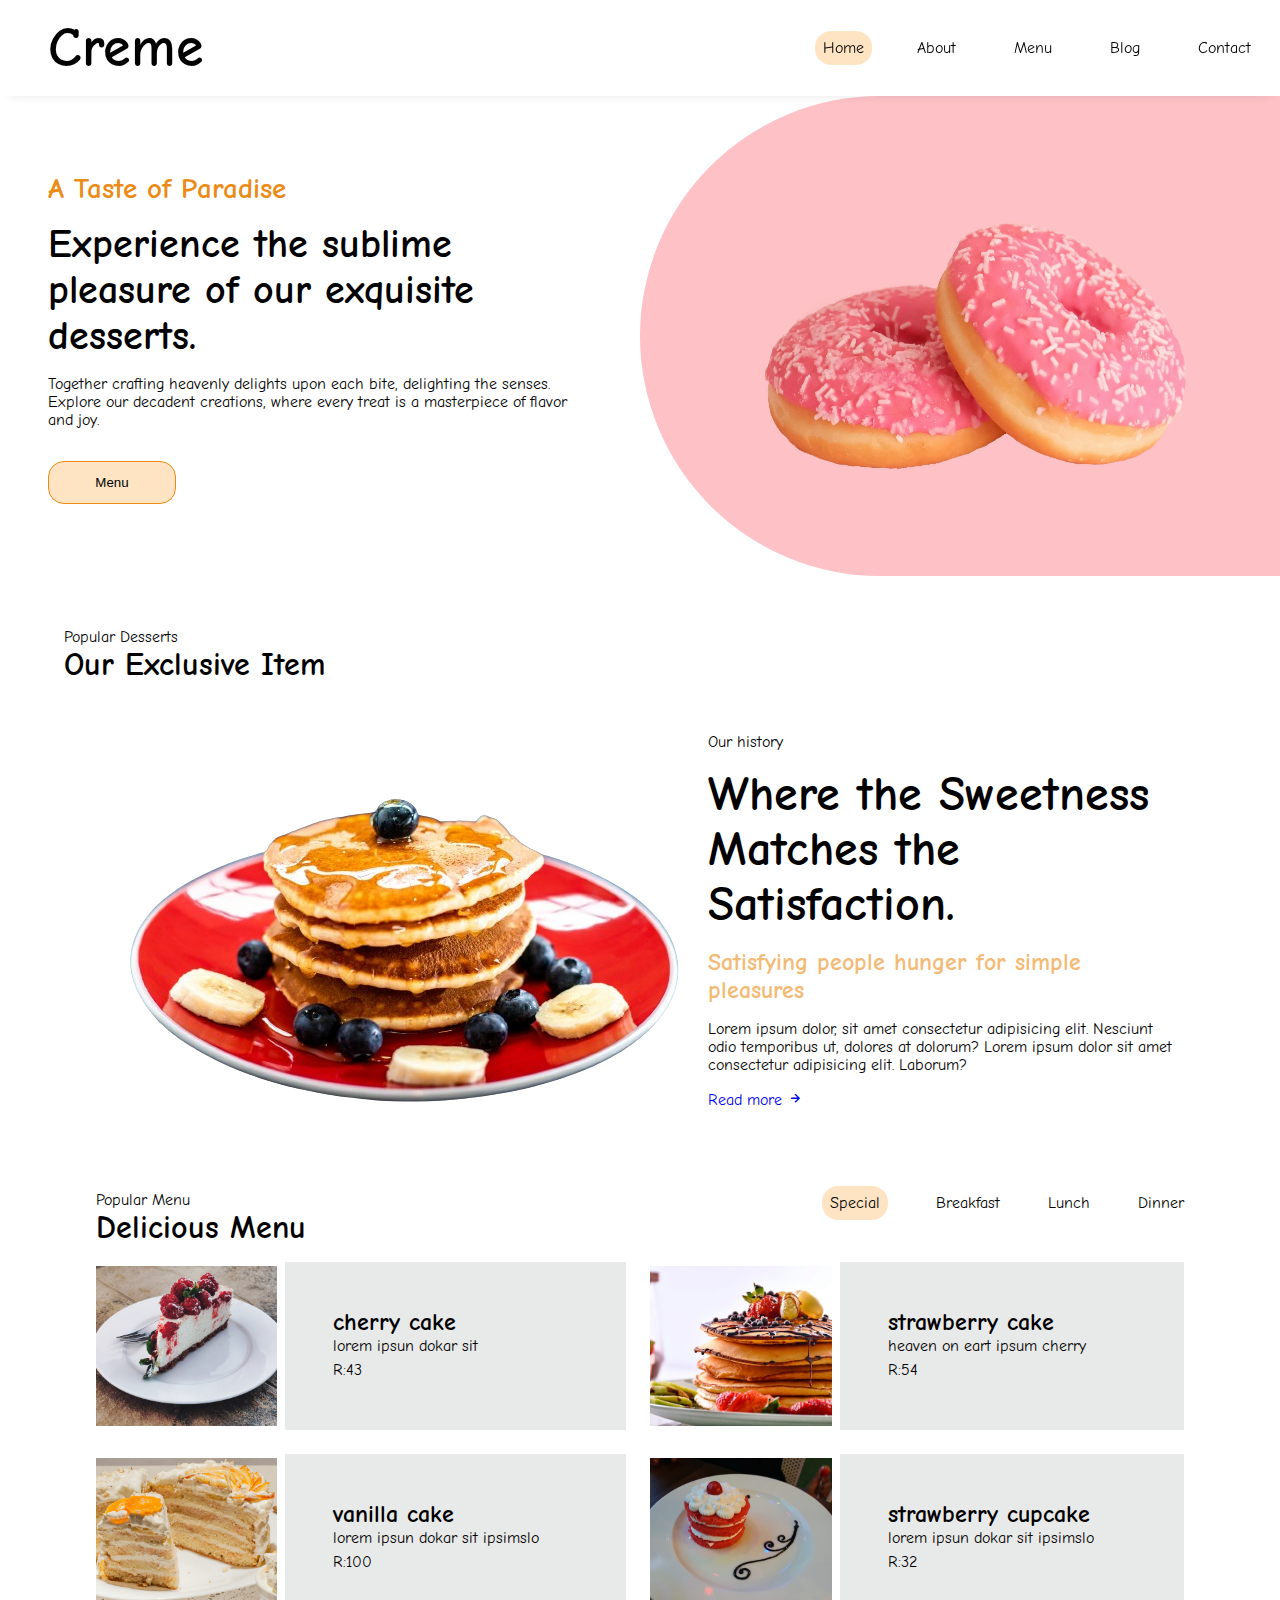
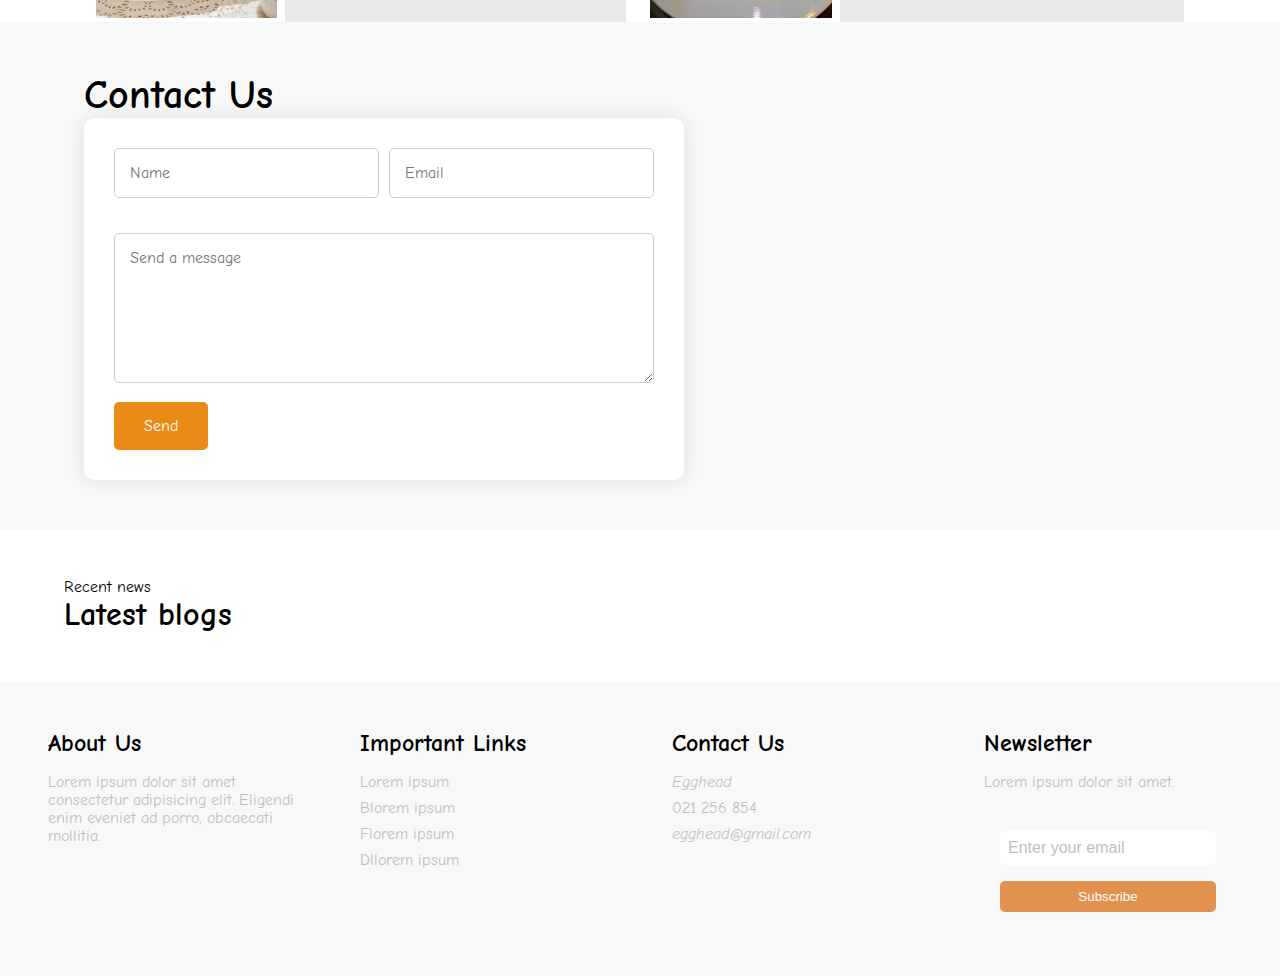
<file: index.html>
<!DOCTYPE html>
<html>
  <head>
    <meta charset="utf-8">
    <meta http-equiv="X-UA-Compatible" content="IE=edge">
    <title>Home</title>
    <meta name="description" content="">
    <meta name="viewport" content="width=device-width, initial-scale=1">
    <link rel="stylesheet" href="css/header.css">
    <link rel="stylesheet" href="css/styles.css">
    <link href='https://unpkg.com/boxicons@2.1.4/css/boxicons.min.css' rel='stylesheet'>
    <link href="https://fonts.googleapis.com/css2?family=Comic+Neue:wght@400;700&display=swap" rel="stylesheet">
  </head>
  <body>
    <!--header section-->
    <nav class="header">
      <label class="logo">Creme</label>
      <input type="checkbox" class="checkbox" id="check">
      <label for="check" class="checkbtn">
        <i class='bx bx-menu'></i>
      </label>
      <ul>
        <li><a href="#" class="active">Home</a></li>
        <li><a href="about.html">About</a></li>
        <li><a href="menu.html">Menu</a></li>
        <li><a href="../blog/blogHome.html">Blog</a></li>
        <li><a href="contact.html">Contact</a></li>
      </ul>
    </nav>
    <!--header section ends-->

    <!--hero-section-->
    <section class="hero-section">
      <div class="hero-text">
        <h2>A Taste of Paradise</h2>
        <h1>Experience the sublime pleasure of our exquisite desserts.</h1>
        <p>
          Together crafting heavenly delights upon each bite, delighting the senses. Explore our decadent creations, where every treat is a masterpiece of flavor and joy.
        </p>
        <button>Menu</button>
      </div>
      <div class="hero-image">
        <img src="images/hero-image.jpg" alt="Hero Image">
      </div>
    </section>
    <!--hero-section ends-->

    <!--popular dishes section-->
    <section class="popular-dishes">
      <div class="popular-heading">
        <p>Popular Desserts</p>
        <h2>Our Exclusive Item</h2>
      </div>
      <div class="popular-items-container js-popular-items-container"></div>
    </section>
    <!--popular dishes section ends-->

    <!--our history section-->
    <section class="our-history">
      <div class="history-image">
        <img src="images/ourHistory.png" alt="pancake">
      </div>
      <div class="history-text">
        <p>Our history</p>
        <h2>Where the Sweetness Matches the Satisfaction.</h2>
        <h3>Satisfying people hunger for simple pleasures</h3>
        <p>Lorem ipsum dolor, sit amet consectetur adipisicing elit. Nesciunt odio temporibus ut,
          dolores at dolorum? Lorem ipsum dolor sit amet consectetur adipisicing elit. Laborum?</p>
        <a href="#">Read more  <i class='bx bx-right-arrow-alt'></i></a>
      </div>
    </section>
    <!--our history section ends-->

    <!--menu section-->
    <section class="menu" id="menu-section">
      <div class="menu-row-one">
        <div class="popular-heading">
          <p>Popular Menu</p>
          <h2>Delicious Menu</h2>
        </div>
        <ul>
          <li><a class="active" onclick="showMenu('special')">Special</a></li>
          <li><a onclick="showMenu('breakfast')">Breakfast</a></li>
          <li><a onclick="showMenu('lunch')">Lunch</a></li>
          <li><a onclick="showMenu('dinner')">Dinner</a></li>
        </ul>
      </div>
      <!--menu appears here-->
      <div class="menu-items-container" id="menu-items-container"></div>
    </section>
    <!--menu section ends-->

    <!--contact section-->
    <div class="contact-section">
      <h2>Contact Us</h2>
      <form action="">
        <div class="input-group">
          <input type="text" name="name" placeholder="Name">
          <input type="email" name="email" placeholder="Email">
        </div>
        <textarea placeholder="Send a message"></textarea>
        <button type="submit">Send</button>
      </form>
    </div>
    <!--contact section ends-->

    <!--latest blog section-->
    <section class="latest-blog">
      <div class="popular-heading">
        <p>Recent news</p>
        <h2>Latest blogs</h2>
      </div>
      <div class="popular-items-container js-popular-items-container"></div>
    </section>
    <!--latest blog section ends-->

  

    <!--footer-->
    <footer>
      <div class="about-us">
        <h2>About Us</h2>
        <p>Lorem ipsum dolor sit amet consectetur adipisicing elit. Eligendi enim eveniet ad porro, obcaecati mollitia.</p>
      </div>
      <div class="important-links">
        <h2>Important Links</h2>
        <a href="#">Lorem ipsum</a>
        <a href="#">Blorem ipsum</a>
        <a href="#">Florem ipsum</a>
        <a href="#">Dllorem ipsum</a>
      </div>
      <div class="contact-us">
        <h2>Contact Us</h2>
        <address>Egghead</address>
        <p>021 256 854</p>
        <address>egghead@gmail.com</address>
      </div>
      <div class="newsletter">
        <h2>Newsletter</h2>
        <p>Lorem ipsum dolor sit amet.</p>
        <div class="newsletter-input">
          <input type="text" placeholder="Enter your email">
          <button type="submit">Subscribe</button>
        </div>
      </div>
    </footer>
    <!--footer ends-->

    <script src="data/data.js" async defer></script>
    <script src="javascript/main.js" async defer></script>
    <script>
      window.onload = function(){
        showMenu('special');
      };
    </script>
  </body>
</html>
</file>
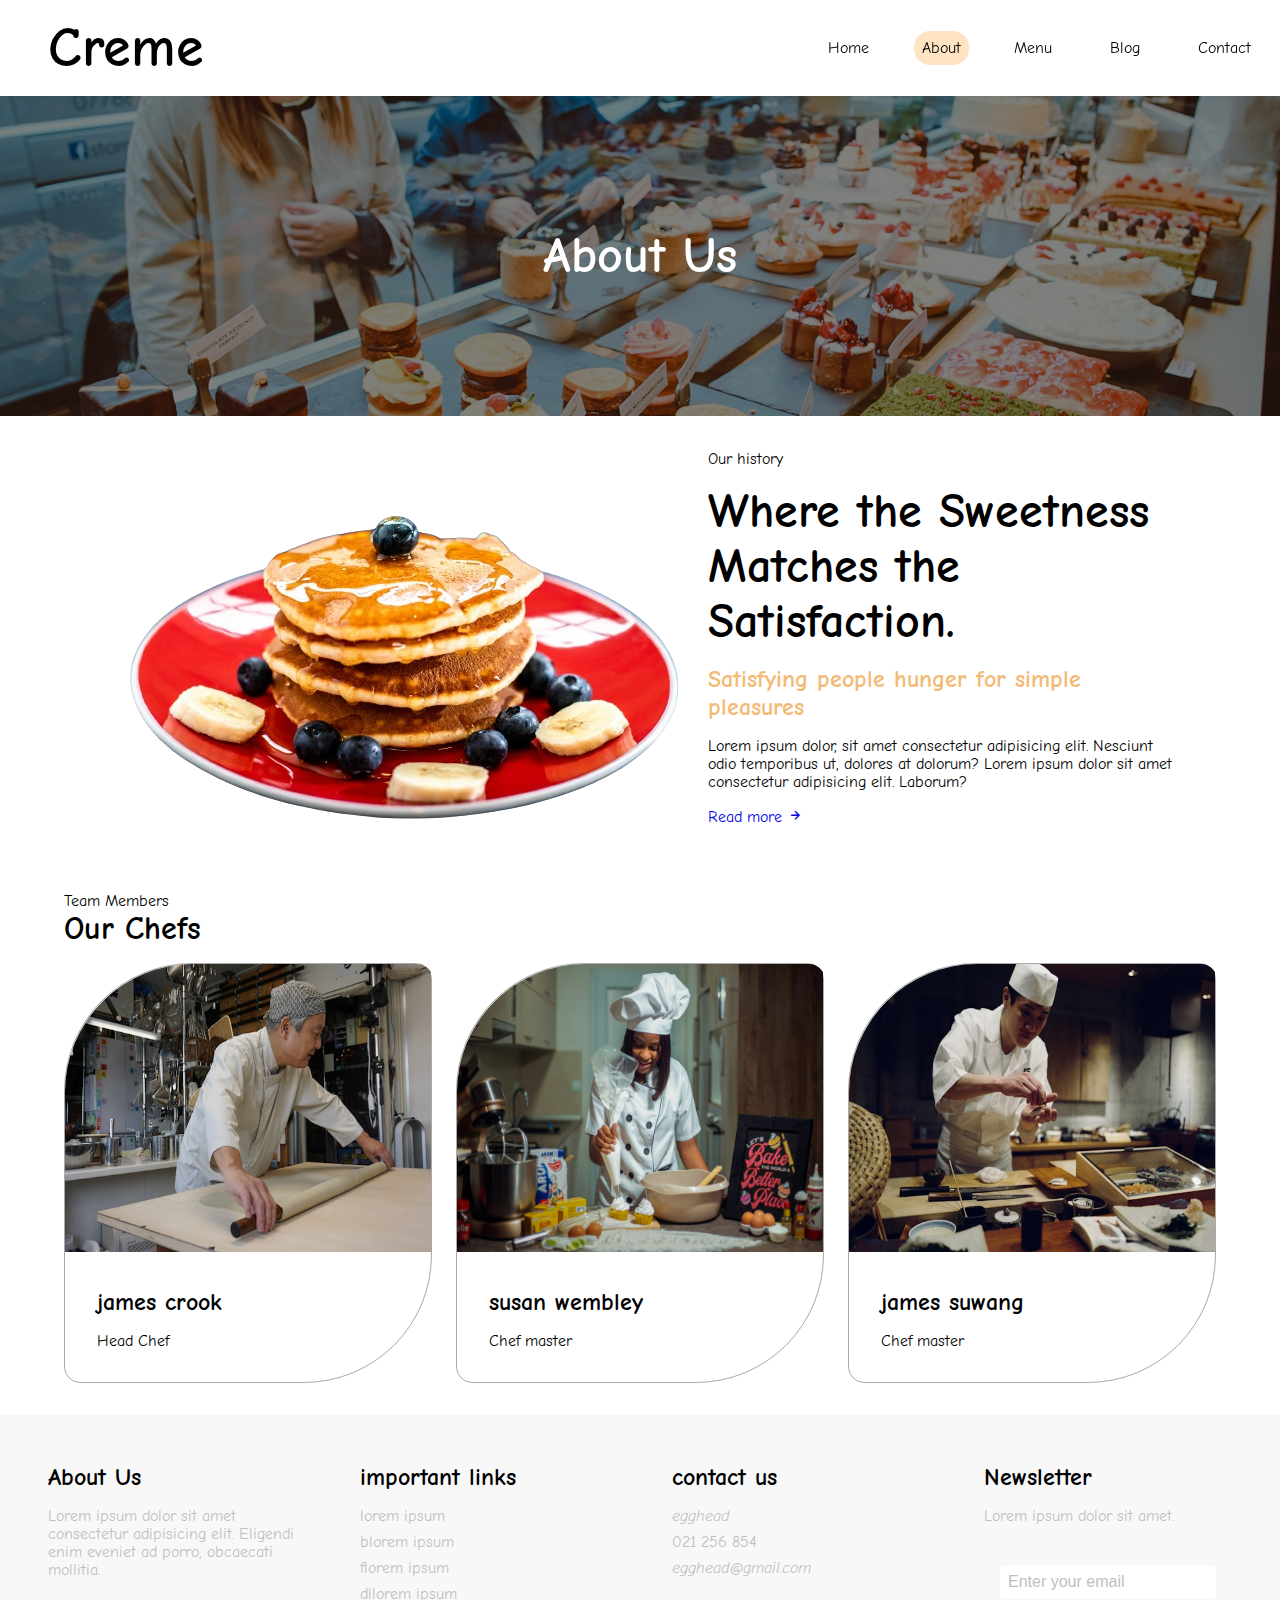
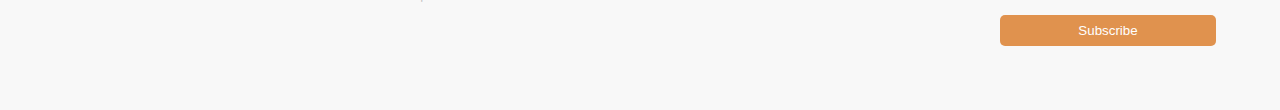
<file: about.html>
<!DOCTYPE html>

<html>
  <head>
    <meta charset="utf-8">
    <meta http-equiv="X-UA-Compatible" content="IE=edge">
    <title>About</title>
    <meta name="description" content="">
    <meta name="viewport" content="width=device-width, initial-scale=1">
    <link rel="stylesheet" href="css/header.css">

    <link rel="stylesheet" href="css/styles.css">
    <link href='https://unpkg.com/boxicons@2.1.4/css/boxicons.min.css' rel='stylesheet'>
    <link href="https://fonts.googleapis.com/css2?family=Comic+Neue:wght@400;700&display=swap" rel="stylesheet">


  </head>
  <body>
   
    <!--header section-->
     <nav class="header">
      <label class="logo">Creme</label>

      <input type="checkbox" class="checkbox" id="check">
      <label for="check" class="checkbtn">
        <i class='bx bx-menu'></i>
      </label>

      <ul>
          <li><a href="index.html" >Home</a></li>
          <li><a href="#" class="active">About</a></li>
          <li><a href="menu.html">Menu</a></li>
          <li><a href="../blog/blogHome.html">Blog</a></li>
          <li><a href="contact.html">Contact</a></li>

      </ul>
     </nav>

     <!--header section ends-->
     <section class="title-container" style="background-image: url('images/background1.jpg');">
       <div class="overlay">
        <h2>About Us</h2>
       </div>
     </section>

     <!--about hero section starts -->

     <!--our history section-->

     <section class="our-history">
      <div class="history-image">
          <img src="images/ourHistory.png" alt="pancake">
      </div>
      <div class="history-text">
          <p>Our history</p>
          <h2>Where the Sweetness Matches the Satisfaction.</h2>
          <h3>Satisfying people hunger for simple pleasures</h3>

          <p>Lorem ipsum dolor, sit amet consectetur adipisicing elit. Nesciunt odio temporibus ut,
             dolores at dolorum? Lorem ipsum dolor sit amet consectetur adipisicing elit. Laborum?</p>

          <a href="#">Read more  <i class='bx bx-right-arrow-alt'></i></a>

      </div>
    </section>
     <!--our history section ends-->

    <!--our chefs sections-->

    <section class="popular-dishes">
      <div class="popular-heading">
        <p>Team Members</p>
        <h2>Our Chefs</h2>
      </div>

      <div class="popular-items-container ">
     
        <div class="popular-items">
          <div class="popular-image">
            <img src="images/about-us1.jpg" alt="head chef">
          </div>
          <div class="item-info">
            <h2 class="title">james crook</h2>
            <h2 class="description">Head Chef</h2>
          </div>
        </div>

        <div class="popular-items">
          <div class="popular-image">
            <img src="images/chef2.jpg" alt="susan chef">
          </div>
          <div class="item-info">
            <h2 class="title">susan wembley</h2>
            <h2 class="description">Chef master</h2>
          </div>
        </div>

        <div class="popular-items">
          <div class="popular-image">
            <img src="images/chef5.jpg" alt="susan chef">
          </div>
          <div class="item-info">
            <h2 class="title">james suwang</h2>
            <h2 class="description">Chef master</h2>
          </div>
        </div>
      </div>
     
    </section>
    

    <!--our chefs sectons ends-->



    <footer>

      <div class="about-us">
        <h2>About Us</h2>
        <p>Lorem ipsum dolor sit amet consectetur adipisicing elit. Eligendi enim eveniet ad porro, obcaecati mollitia.</p>
      </div>

      <div class="important-links">
        <h2>important links</h2>

        <a href="#">lorem ipsum</a>
        <a href="#">blorem ipsum</a>
        <a href="#">florem ipsum</a>
        <a href="#">dllorem ipsum</a>
      </div>


      <div class="contact-us">
        <h2>contact us</h2>

        <address>egghead</address>
        <p>021 256 854</p>
        <address>egghead@gmail.com</address>

      </div>
      <div class="newsletter">
        <h2>Newsletter</h2>
        <p>Lorem ipsum dolor sit amet.</p>
        <div class="newsletter-input">
          <input type="text" placeholder="Enter your email">
          <button type="submit">Subscribe</button>
        </div>
      </div>

    </footer>

    <script src="data/data.js" async defer></script>

    <script src="../javascript/main.js" async defer></script>
    </body>
    </html>
</file>
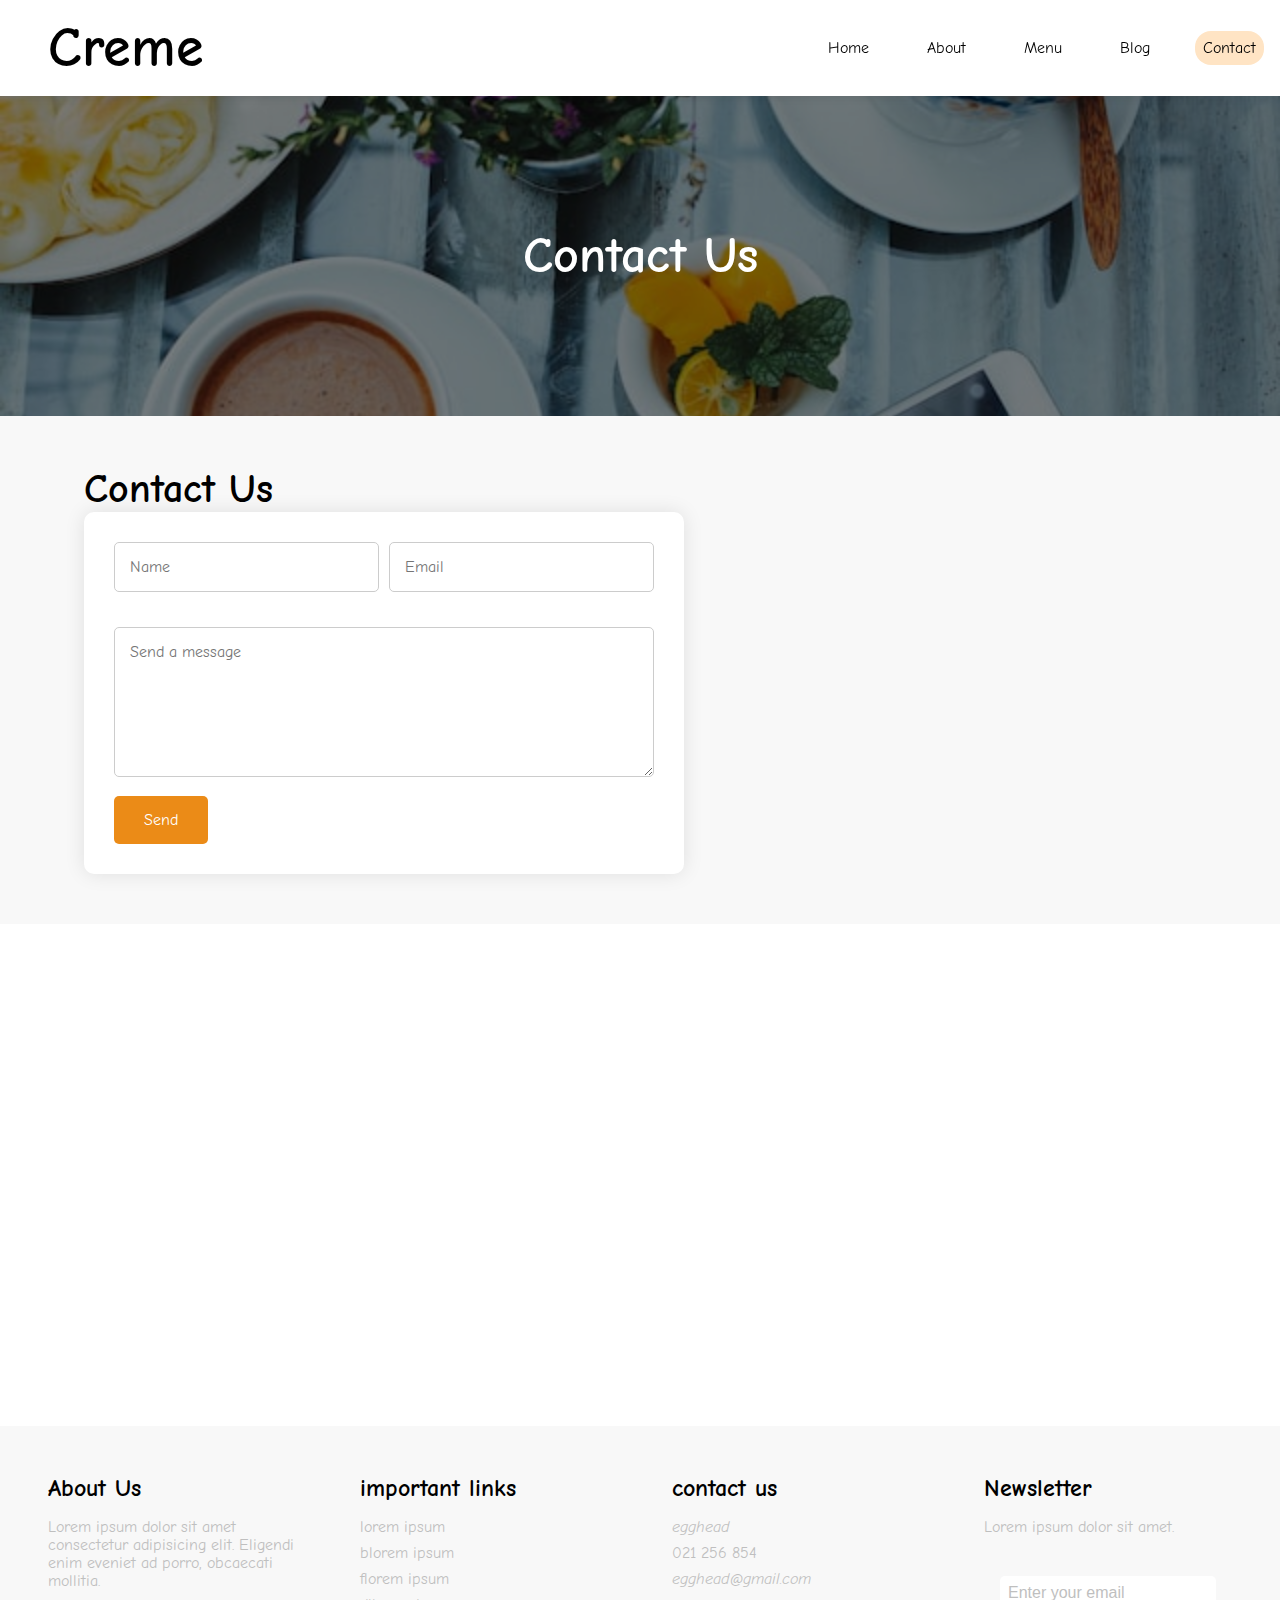
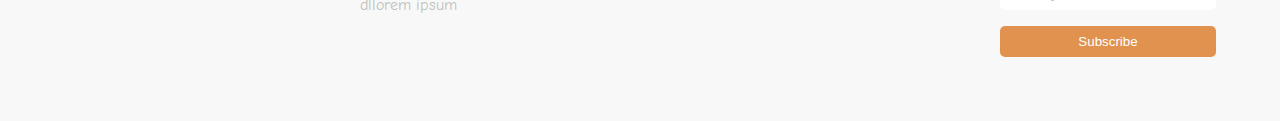
<file: contact.html>
<!DOCTYPE html>

<html>
  <head>
    <meta charset="utf-8">
    <meta http-equiv="X-UA-Compatible" content="IE=edge">
    <title>About</title>
    <meta name="description" content="">
    <meta name="viewport" content="width=device-width, initial-scale=1">
    <link rel="stylesheet" href="css/header.css">

    <link rel="stylesheet" href="css/styles.css">
    <link href='https://unpkg.com/boxicons@2.1.4/css/boxicons.min.css' rel='stylesheet'>
    <link href="https://fonts.googleapis.com/css2?family=Comic+Neue:wght@400;700&display=swap" rel="stylesheet">


  </head>
  <body>
   
    <!--header section-->
     <nav class="header">
      <label class="logo">Creme</label>

      <input type="checkbox" class="checkbox" id="check">
      <label for="check" class="checkbtn">
        <i class='bx bx-menu'></i>
      </label>

      <ul>
          <li><a href="index.html" >Home</a></li>
          <li><a href="#">About</a></li>
          <li><a href="menu.html">Menu</a></li>
          <li><a href="../blog/blogHome.html">Blog</a></li>
          <li><a href="#" class="active">Contact</a></li>

      </ul>
     </nav>

     <!--header section ends-->
     <section class="title-container" style="background-image: url('images/background4.jpg');">
       <div class="overlay">
        <h2>Contact Us</h2>
       </div>
     </section>

      <!--contact section-->
    <div class="contact-section">
      <h2>Contact Us</h2>
      <form action="">
        <div class="input-group">
          <input type="text" name="name" placeholder="Name">
          <input type="email" name="email" placeholder="Email">
        </div>
        <textarea placeholder="Send a message"></textarea>
        <button type="submit">Send</button>
      </form>


   


    </div>
    <!--contact section ends-->

    <div class="map-container">
      <iframe src="https://www.google.com/maps/embed?pb=!1m18!1m12!1m3!1d3153.510398965553!2d-122.4194154846816!3d37.7749292797597!2m3!1f0!2f0!3f0!3m2!1i1024!2i768!4f13.1!3m3!1m2!1s0x8085809c5b6e65e3%3A0x2a0f65ef1c39e2c0!2sSan+Francisco%2C+CA%2C+USA!5e0!3m2!1sen!2s!4v1622659819179!5m2!1sen!2s" width="600" height="450" style="border:0;" allowfullscreen="" loading="lazy"></iframe>
    </div>




     <footer>

      <div class="about-us">
        <h2>About Us</h2>
        <p>Lorem ipsum dolor sit amet consectetur adipisicing elit. Eligendi enim eveniet ad porro, obcaecati mollitia.</p>
      </div>

      <div class="important-links">
        <h2>important links</h2>

        <a href="#">lorem ipsum</a>
        <a href="#">blorem ipsum</a>
        <a href="#">florem ipsum</a>
        <a href="#">dllorem ipsum</a>
      </div>


      <div class="contact-us">
        <h2>contact us</h2>

        <address>egghead</address>
        <p>021 256 854</p>
        <address>egghead@gmail.com</address>

      </div>
      <div class="newsletter">
        <h2>Newsletter</h2>
        <p>Lorem ipsum dolor sit amet.</p>
        <div class="newsletter-input">
          <input type="text" placeholder="Enter your email">
          <button type="submit">Subscribe</button>
        </div>
      </div>

    </footer>

    <script src="data/data.js" async defer></script>

    <script src="../javascript/main.js" async defer></script>
    </body>
    </html>
</file>
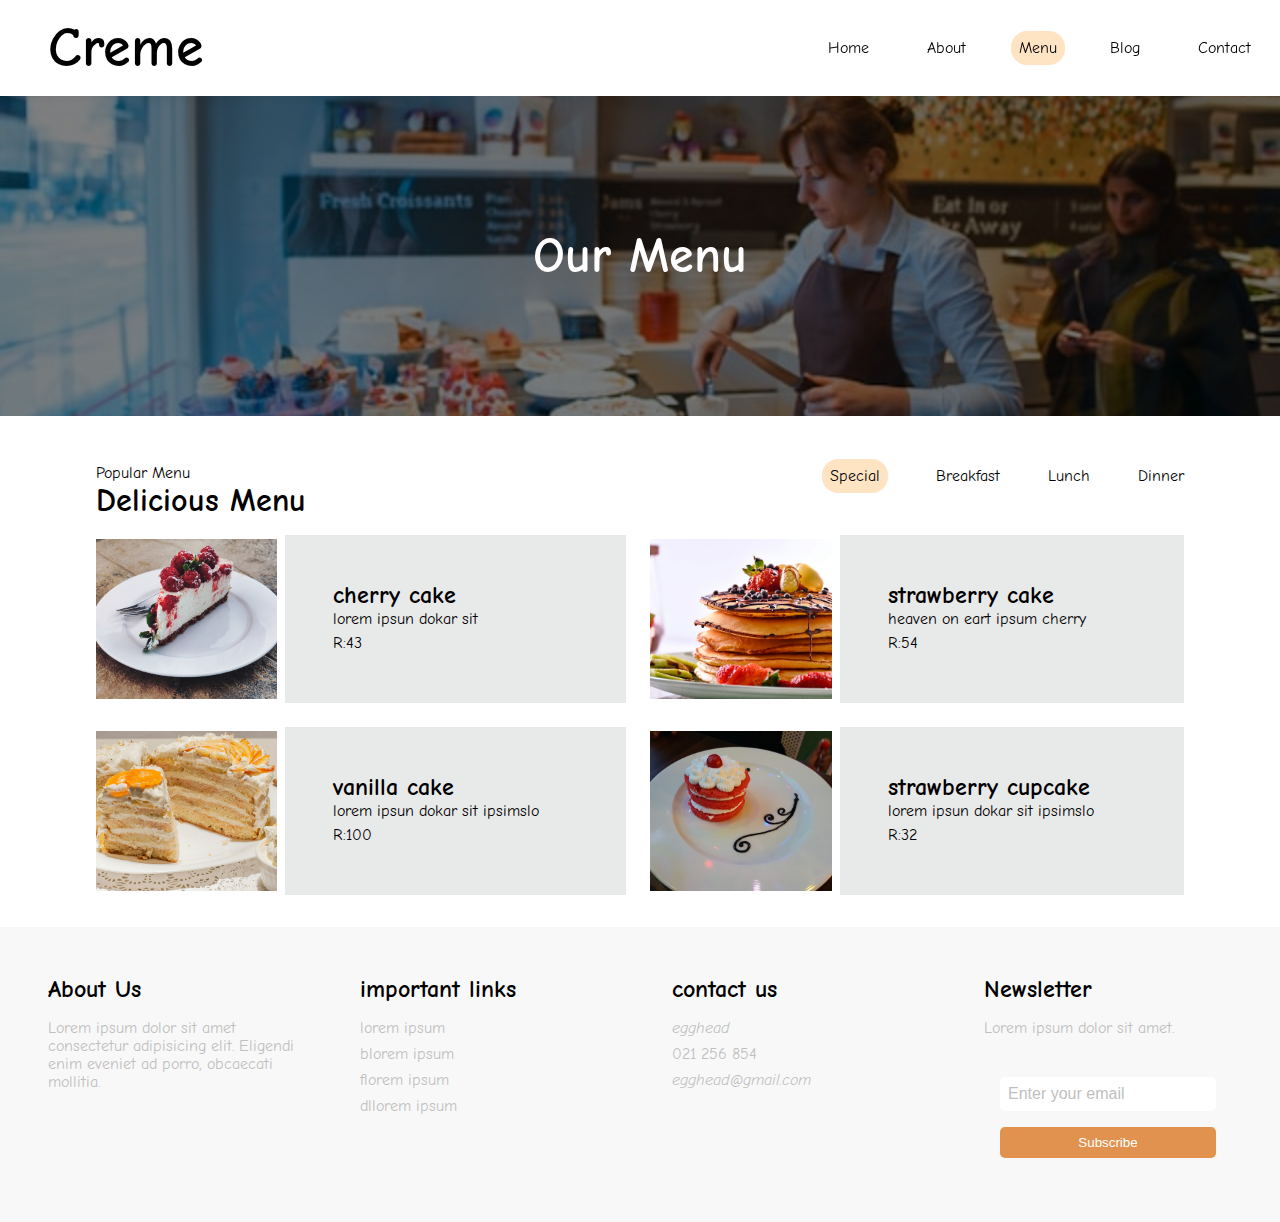
<file: menu.html>
<!DOCTYPE html>

<html>
  <head>
    <meta charset="utf-8">
    <meta http-equiv="X-UA-Compatible" content="IE=edge">
    <title>Menu</title>
    <meta name="description" content="">
    <meta name="viewport" content="width=device-width, initial-scale=1">
    <link rel="stylesheet" href="css/header.css">

    <link rel="stylesheet" href="css/styles.css">
    <link href='https://unpkg.com/boxicons@2.1.4/css/boxicons.min.css' rel='stylesheet'>
    <link href="https://fonts.googleapis.com/css2?family=Comic+Neue:wght@400;700&display=swap" rel="stylesheet">


  </head>
  <body>
   
    <!--header section-->
     <nav class="header">
      <label class="logo">Creme</label>

      <input type="checkbox" class="checkbox" id="check">
      <label for="check" class="checkbtn">
        <i class='bx bx-menu'></i>
      </label>

      <ul>
          <li><a href="index.html" >Home</a></li>
          <li><a href="about.html">About</a></li>
          <li><a href="#" class="active">Menu</a></li>
          <li><a href="../blog/blogHome.html">Blog</a></li>
          <li><a href="#">Contact</a></li>

      </ul>
     </nav>

     <!--header section ends-->
     <section class="title-container" style="background-image: url('images/background2.jpg');">
       <div class="overlay">
        <h2>Our Menu</h2>
       </div>
     </section>

     <section class="menu" id="menu-section">
      <div class="menu-row-one">
        <div class="popular-heading">
          <p>Popular Menu</p>
          <h2>Delicious Menu</h2>
        </div>
       
        <ul>
   
          <li><a  class="active" onclick="showMenu('special')">Special</a></li>
      
          <li><a  onclick="showMenu('breakfast')">Breakfast</a></li>
          <li><a  onclick="showMenu('lunch')">Lunch</a></li>
          <li><a  onclick="showMenu('dinner')">Dinner</a></li>
        </ul>
      </div>
    
      <!--menu appears here-->
      <div class="menu-items-container" id="menu-items-container">
      </div>
    </section>


     

    <footer>

      <div class="about-us">
        <h2>About Us</h2>
        <p>Lorem ipsum dolor sit amet consectetur adipisicing elit. Eligendi enim eveniet ad porro, obcaecati mollitia.</p>
      </div>

      <div class="important-links">
        <h2>important links</h2>

        <a href="#">lorem ipsum</a>
        <a href="#">blorem ipsum</a>
        <a href="#">florem ipsum</a>
        <a href="#">dllorem ipsum</a>
      </div>


      <div class="contact-us">
        <h2>contact us</h2>

        <address>egghead</address>
        <p>021 256 854</p>
        <address>egghead@gmail.com</address>

      </div>
      <div class="newsletter">
        <h2>Newsletter</h2>
        <p>Lorem ipsum dolor sit amet.</p>
        <div class="newsletter-input">
          <input type="text" placeholder="Enter your email">
          <button type="submit">Subscribe</button>
        </div>
      </div>

    </footer>

    <script src="data/data.js" async defer></script>

    <script src="../javascript/main.js" async defer></script>
  
    <script>
      window.onload = function(){
        showMenu('special');
      };
    </script>
  
  </body>
    </html>
</file>
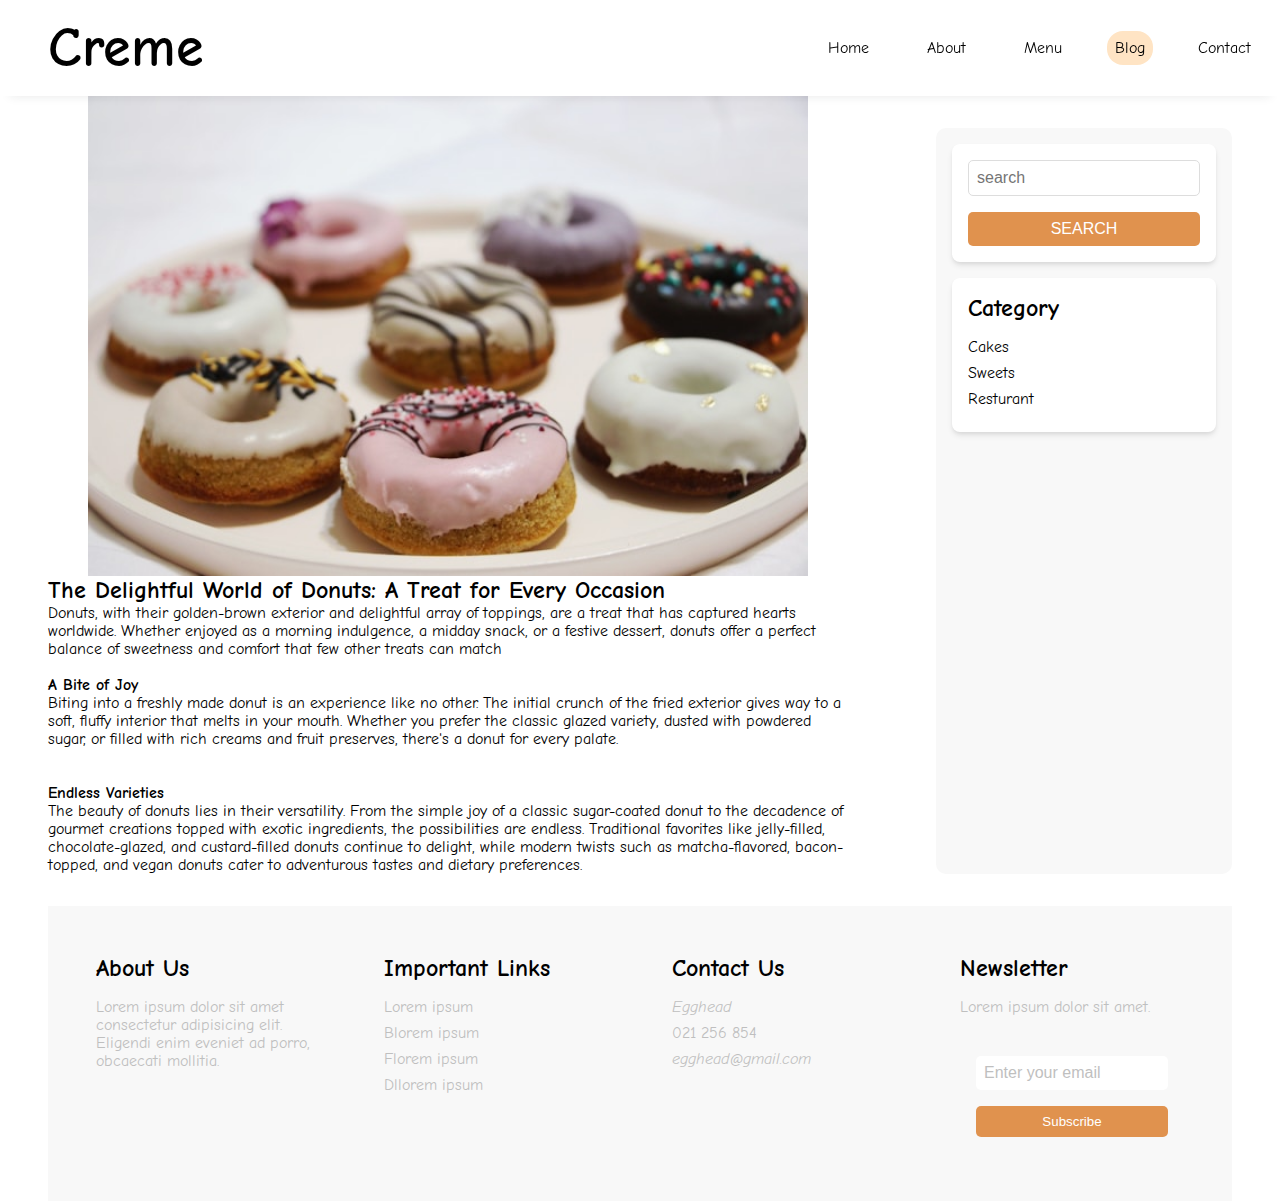
<file: blog/article1.html>
<!DOCTYPE html>
<html lang="en">
<head>
  <meta charset="UTF-8">
  <meta http-equiv="X-UA-Compatible" content="IE=edge">
  <meta name="viewport" content="width=device-width, initial-scale=1.0">
  <title>Donuts</title>
  <meta name="description" content="Description of your blog article">
  <link rel="stylesheet" href="../css/header.css">
  <link rel="stylesheet" href="../css/blogstyles.css">
  <link rel="stylesheet" href="../css/styles.css">

  <link href='https://unpkg.com/boxicons@2.1.4/css/boxicons.min.css' rel='stylesheet'>
  <link href="https://fonts.googleapis.com/css2?family=Comic+Neue:wght@400;700&display=swap" rel="stylesheet">
</head>
<body>
  
  <!-- header section -->
  <nav class="header">
    <label class="logo">Creme</label>
    <input type="checkbox" class="checkbox" id="check">
    <label for="check" class="checkbtn">
      <i class='bx bx-menu'></i>
    </label>
    <ul>
      <li><a href="../index.html">Home</a></li>
      <li><a href="../about.html">About</a></li>
      <li><a href="../menu.html">Menu</a></li>
      <li><a href="#" class="active">Blog</a></li>
      <li><a href="../contact.html">Contact</a></li>
    </ul>
  </nav>
  <!-- header section ends -->

  <!-- blog section -->
  <section class="blog-section"> 
    <div class="article-container">
      <div class="article-image">
        <img src="../images/popularitem1.jpg" alt="Article Image">
      </div>
      <div class="article-info">
        <h2 class="article-title">The Delightful World of Donuts: A Treat for Every Occasion</h2>
        <p class="article-paragraph">
          
          Donuts, with their golden-brown exterior and delightful array of toppings, 
          are a treat that has captured hearts worldwide. Whether enjoyed as a morning indulgence,
         a midday snack, or a festive dessert,
           donuts offer a perfect balance of sweetness and comfort that few other treats can match
          <br>
          <br>
          <b> A Bite of Joy</b>
          <br>
          
          Biting into a freshly made donut is an experience like no other.
          The initial crunch of the fried exterior gives way to a soft, fluffy interior that melts in your mouth.
          Whether you prefer the classic glazed variety, dusted with powdered sugar,
           or filled with rich creams and fruit preserves, there's a donut for every palate.
          <br>
          <br>
          
          <br>
          <b>Endless Varieties</b>
          <br>
          The beauty of donuts lies in their versatility.
           From the simple joy of a classic sugar-coated donut to the decadence of gourmet creations
            topped with exotic ingredients, the possibilities are endless. Traditional favorites like jelly-filled, 
            chocolate-glazed, and custard-filled donuts continue to delight, while modern twists such as matcha-flavored,
           bacon-topped, and vegan donuts cater to adventurous tastes and dietary preferences.
        </p>
      </div>
    </div>

    <div class="sidebar-container">
      <div class="search-box">
        <input type="text" placeholder="search">
        <button type="submit">SEARCH</button>
      </div>

      <div class="categories">
        <h2>Category</h2>
        <p>Cakes</p>
        <p>Sweets</p>
        <p>Resturant</p>
      </div>
    </div>
  </section>
  <!-- blog section ends -->

  <!--footer-->
  <footer>
    <div class="about-us">
      <h2>About Us</h2>
      <p>Lorem ipsum dolor sit amet consectetur adipisicing elit. Eligendi enim eveniet ad porro, obcaecati mollitia.</p>
    </div>
    <div class="important-links">
      <h2>Important Links</h2>
      <a href="#">Lorem ipsum</a>
      <a href="#">Blorem ipsum</a>
      <a href="#">Florem ipsum</a>
      <a href="#">Dllorem ipsum</a>
    </div>
    <div class="contact-us">
      <h2>Contact Us</h2>
      <address>Egghead</address>
      <p>021 256 854</p>
      <address>egghead@gmail.com</address>
    </div>
    <div class="newsletter">
      <h2>Newsletter</h2>
      <p>Lorem ipsum dolor sit amet.</p>
      <div class="newsletter-input">
        <input type="text" placeholder="Enter your email">
        <button type="submit">Subscribe</button>
      </div>
    </div>
  </footer>
  <!--footer ends-->
  <script src="" async defer></script>
</body>
</html>
</file>
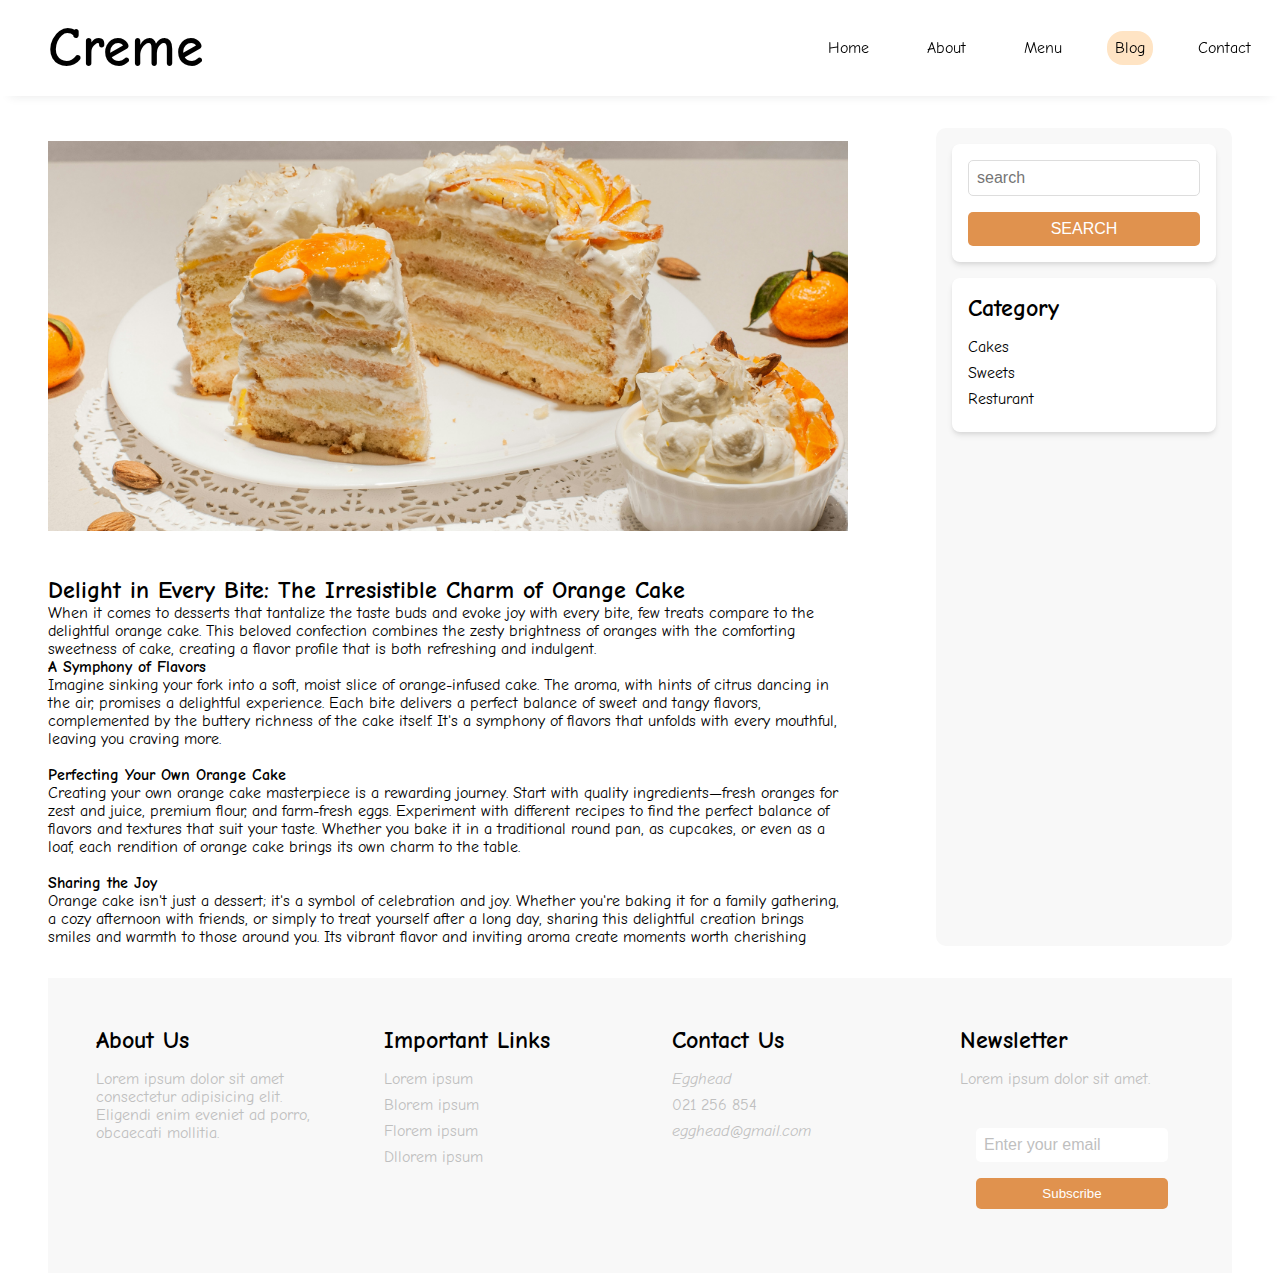
<file: blog/orangeCake.html>
<!DOCTYPE html>
<html lang="en">
<head>
  <meta charset="UTF-8">
  <meta http-equiv="X-UA-Compatible" content="IE=edge">
  <meta name="viewport" content="width=device-width, initial-scale=1.0">
  <title>Orange Cake</title>
  <meta name="description" content="Description of your blog article">
  <link rel="stylesheet" href="../css/header.css">
  <link rel="stylesheet" href="../css/styles.css">
  <link rel="stylesheet" href="../css/blogstyles.css">
  <link href='https://unpkg.com/boxicons@2.1.4/css/boxicons.min.css' rel='stylesheet'>
  <link href="https://fonts.googleapis.com/css2?family=Comic+Neue:wght@400;700&display=swap" rel="stylesheet">
</head>
<body>
  
  <!-- header section -->
  <nav class="header">
    <label class="logo">Creme</label>
    <input type="checkbox" class="checkbox" id="check">
    <label for="check" class="checkbtn">
      <i class='bx bx-menu'></i>
    </label>
    <ul>
      <li><a href="../index.html">Home</a></li>
      <li><a href="../about.html">About</a></li>
      <li><a href="../menu.html">Menu</a></li>
      <li><a href="../blog/blogHome.html" class="active">Blog</a></li>
      <li><a href="../contact.html">Contact</a></li>
    </ul>
  </nav>
  <!-- header section ends -->

  <!-- blog section -->
  <section class="blog-section"> 
    <div class="article-container">
      <div class="article-image">
        <img src="../images/speicalfood3.jpg" alt="Article Image">
      </div>
      <div class="article-info">
        <h2 class="article-title">Delight in Every Bite: The Irresistible Charm of Orange Cake</h2>
        <p class="article-paragraph">
          When it comes to desserts that tantalize the taste buds and evoke joy with every bite,
           few treats compare to the delightful orange cake. This beloved confection combines
            the zesty brightness of oranges with the comforting sweetness of cake,
             creating a flavor profile that is both refreshing and indulgent.
          <br>
          <b> A Symphony of Flavors</b>
          <br>
          Imagine sinking your fork into a soft, moist slice of orange-infused cake.
           The aroma, with hints of citrus dancing in the air, promises a delightful experience.
            Each bite delivers a perfect balance of sweet and tangy flavors, complemented by the buttery richness of the cake itself. 
          It's a symphony of flavors that unfolds with every mouthful, leaving you craving more.          
          <br>
          <br>
          <b>Perfecting Your Own Orange Cake</b>
          <br>
          Creating your own orange cake masterpiece is a rewarding journey. 
          Start with quality ingredients—fresh oranges for zest and juice, premium flour,
          and farm-fresh eggs. Experiment with different recipes to find the perfect balance of flavors
          and textures that suit your taste. Whether you bake it in a traditional round pan,
          as cupcakes, or even as a loaf, each rendition of orange cake brings its own charm to the table.
          <br>
          <br>
          <b>Sharing the Joy</b>
          <br>
          Orange cake isn't just a dessert; it's a symbol of celebration and joy. 
          Whether you're baking it for a family gathering, a cozy afternoon with friends,
          or simply to treat yourself after a long day, sharing this delightful creation brings
          smiles and warmth to those around you. Its vibrant flavor and inviting aroma create moments 
          worth cherishing
        </p>
      </div>
    </div>

    <div class="sidebar-container">
      <div class="search-box">
        <input type="text" placeholder="search">
        <button type="submit">SEARCH</button>
      </div>

      <div class="categories">
        <h2>Category</h2>
        <p>Cakes</p>
        <p>Sweets</p>
        <p>Resturant</p>
      </div>
    </div>
  </section>
  <!-- blog section ends -->


  <!--footer-->
  <footer>
    <div class="about-us">
      <h2>About Us</h2>
      <p>Lorem ipsum dolor sit amet consectetur adipisicing elit. Eligendi enim eveniet ad porro, obcaecati mollitia.</p>
    </div>
    <div class="important-links">
      <h2>Important Links</h2>
      <a href="#">Lorem ipsum</a>
      <a href="#">Blorem ipsum</a>
      <a href="#">Florem ipsum</a>
      <a href="#">Dllorem ipsum</a>
    </div>
    <div class="contact-us">
      <h2>Contact Us</h2>
      <address>Egghead</address>
      <p>021 256 854</p>
      <address>egghead@gmail.com</address>
    </div>
    <div class="newsletter">
      <h2>Newsletter</h2>
      <p>Lorem ipsum dolor sit amet.</p>
      <div class="newsletter-input">
        <input type="text" placeholder="Enter your email">
        <button type="submit">Subscribe</button>
      </div>
    </div>
  </footer>
  <!--footer ends-->

  <script src="" async defer></script>
</body>
</html>
</file>
<file: css/header.css>
nav {
  background-color: rgb(255, 255, 255);
  height: 6rem;
  width: 100%;
  display: flex;
  align-items: center; 
  justify-content: space-between; 
  position: fixed;
  top: 0;
  left: 0;
  right: 0;
  z-index: 1000;
  box-shadow: rgba(33, 35, 38, 0.1) 0px 10px 10px -10px;
}

label.logo {
  font-size: 3.5rem;
  line-height: 80px;
  padding: 0 3rem;
  font-weight: bold;
}

nav ul {
  display: flex;
  list-style: none;
  
}

nav ul li {
  margin: 0 1rem;
}

nav ul li a {
  font-size: 1rem;
  padding: 7px 13px;
  color: black;
}

a.active, a:hover {
  background: bisque;
  transition: .5s;
  padding: 0.5rem;
  border-radius: 1rem;
}

.checkbtn {
  font-size: 30px;
  color: rgb(255, 153, 0);
  line-height: 80px;
  margin-right: 40px;
  display: none;
}

#check {
  display: none;
}

@media (max-width: 952px) {
  label.logo {
    font-size: 30px;
    padding-left: 50px;
  }

  nav ul li a {
    font-size: 16px;
  }
}

@media (max-width: 858px) {
  .checkbtn {
    display: block;
  }

  nav ul {
    position: fixed;
    width: 100%;
    height: 100vh;
    background-color: beige;
    top: 80px;
    left: -100%;
    text-align: center;
    transition: all .5s;
    display: flex;
    flex-direction: column;
    align-items: center;
    justify-content: center;
  }

  nav ul li {
    display: block;
    margin: 50px 0;
    line-height: 30px;
  }

  nav ul li a {
    font-size: 20px;
  }

  a:hover, a.active {
    background: none;
    color: brown;
  }

  #check:checked ~ ul {
    left: 0; 
  }
}
</file>
<file: css/styles.css>
* {
  padding: 0;
  margin: 0;
  text-decoration: none;
  list-style: none;
  box-sizing: border-box;
}
ul{
  cursor: pointer;
}

body {
  font-family:'Comic Neue', sans-serif  ;

}


/*hero section*/
.hero-section{
  display: flex;
  align-items: center;
  margin-top: 6rem; 
}
.hero-image img{
  width: 40rem;
  height: 30rem;
  border-top-left-radius: 15rem;
  border-bottom-left-radius: 15rem;
  animation: imgFloat 7s ease-in-out infinite;


}

@keyframes imgFloat {
  50%{
      transform: translateY(10px);
      border-radius: 45% 55% 45% 55%;
  }
}

.hero-section .hero-text{
  margin: 0 3rem;
  display: flex;
  flex-direction: column;
  gap: 1rem;
}

.hero-section .hero-text h1{
  font-size: 2.5rem;
}
.hero-section .hero-text h2{
  font-size: 1.8rem;
  color:  rgb(235, 139, 23) ;
}

.hero-section .hero-text button{
  width: 8rem;
  padding: 0.8rem;
  margin-top: 1rem;
  background-color: bisque;
  border: 0.5px solid rgb(235, 139, 23);
  border-radius: 1rem;

}

.hero-section .hero-text button:hover{
  background-color: white;
}

@media (max-width: 952px) {
  .hero-image{
    display: none;
  }
  .hero-section {
    background-color: bisque;
    width: 100%;
    height: 100%;
  }
  .hero-section .hero-text h1,  .hero-section .hero-text p,  .hero-section .hero-text h2{
    text-align: center;
  }
 
  .hero-section .hero-text button{
    align-self: center;
    margin-bottom: 1rem;
  }


}

/*popular dishes*/
.popular-dishes,.latest-blog{
  margin: 0 4rem;
}

.popular-heading{
  margin-top: 3rem;
  margin-bottom: 1rem;

}

.popular-heading h2{
  font-size: 2rem;
  font-weight: bold;
}


.popular-items-container{
  display: flex;
  justify-content: space-between;
  align-items: center;
  
}

.popular-items{
  border: 1px solid #A9A9A9  ;
  border-radius: 1rem;
  width: 23rem;
  border-bottom-right-radius: 8rem;
  border-top-left-radius: 8rem;
}

.popular-items:hover{
  box-shadow: rgba(99, 99, 99, 0.2) 0px 2px 8px 0px;
}
.popular-image{
  object-fit: contain;
  overflow: hidden;
}
.popular-image img{
  width: 23rem;
  height: 18rem;
  border-top-left-radius: 8rem;
  border-top-right-radius: 1rem;
}

.popular-items .item-info,.chefs-info{
  margin-left: 2rem;
  margin-top: 2rem;
  margin-bottom: 2rem;

}

.popular-items .item-info .description{
  font-size: 1rem;
  font-weight: normal;
}


.popular-items .item-info h2{
  margin-bottom: 1rem;
}


@media(max-width: 900px) {
  .popular-items-container {
    display: flex;
    flex-wrap: wrap;
    gap: 1rem;
  }

  .popular-items-container .popular-items {
    width: calc(50% - 1rem); /* Adjust width to fit two items in a row */
    margin-bottom: 1rem;
  }

  @media (max-width: 600px) {
    .popular-items-container {
      display: flex;
      flex-direction: column;
      justify-content: center;
      align-items: center;
      gap: 1rem;
      align-items: center;
    }
  
    .popular-items-container .popular-items {
      width: 100%; 
      margin-bottom: 1rem;
    }
  }

}







/*popular dishes end*/



/*our history*/


.our-history{
  display: flex;
  margin: 1rem 6rem;
}

.our-history .history-text{
  display: flex;
  flex-direction: column ;
  justify-content: center;
  gap: 1rem;
}

.our-history .history-text h2{
  font-size: 3rem;
}

.our-history .history-text h3{
  font-size: 1.5rem;
  color: rgb(243, 186, 117);
}


@media (max-width: 800px) {
  .our-history{
display: flex;
flex-direction: column;
justify-content: center;
align-items: center;
margin: 1rem 2rem;
}
}


@media (max-width: 450px) {
.our-history{
display: flex;
flex-direction: column;
justify-content: center;
align-items: center;
margin: 1rem 2rem;
}
.history-image{
 object-fit: cover;
}

.history-image img{
 width: 20rem;
 height: 15rem;
}

.our-history .history-text h2{
 font-size: 1.5rem;
}

.our-history .history-text h3{
 font-size: 1.5rem;
 color: rgb(243, 186, 117);
}

}

/*menu-section*/

.menu{
  margin: 0 6rem;
}

.menu-row-one{
  display: flex;
  align-items: center;
  justify-content: space-between;
}

.menu-row-one ul{
  display: flex;
  align-items: center;
  justify-content: center;
}

.menu-row-one ul li{
  margin-left: 3rem;
}

.menu-items-container{
  display: grid;
  grid-template-columns: 1fr 1fr;
  gap: 1.5rem;
}

.menu-items{
  display: flex;
  gap: 0.5rem;
  align-items: center;
}

.menu-image{
  width: 20rem;
  height: 10rem;
}

.menu-image img{
  object-fit: cover;
  width: 100%;
  height: 100%;
}

.menu-info{
  background-color: rgba(33, 35, 38, 0.1);
  width: 100%;
  padding: 3rem;
  line-height: 1.5rem;
}

/*media queries*/
@media (max-width: 900px) {
  .menu-items-container{
    display: grid;
    grid-template-columns: 1fr;

  }
}
@media (max-width: 600px) {
  .menu-row-one{
    flex-direction: column;
    
  }
  .menu{
    margin: 0 1rem;
  }

  .menu-row-one .popular-heading p{
    text-align: center;
  }
  .menu-row-one ul{
    margin-right: 4rem;
  }
  .menu-items-container{

    display: flex;
    flex-direction: column;
    gap: 0.5rem;
  }

  .menu-items{
    display: flex;
    flex-direction: column;
    background-color: rgba(33, 35, 38, 0.1);
    margin-top: 1rem;
    border-radius: 1rem;
  }

  .menu-image{
    width: 13rem;
    height: 10rem;
    border-radius: 50%;
    background-color: rgba(33, 35, 38, 0.1);
    margin-top: 0.5rem;
  }
  
  .menu-image img{
    object-fit: contain;
    width: 100%;
    height: 100%;
    border-radius: 50%;

  }

  .menu-info{
    text-align: center;
    background-color: rgba(33, 35, 38, 0.1);

  }
}



.contact-section {
  background-color: #f8f8f8;
  padding: 50px 20px;
  text-align: left;
}

.contact-section h2 {
  font-family: 'Comic Neue', cursive;
  font-size: 2.5em;
  margin-bottom: 20px;
  margin: 0 4rem;

  color: rgb(0, 0, 0); 
}

.contact-section form {
  max-width: 600px;
  margin: 0 4rem;
  background-color: white; 
  padding: 30px;
  border-radius: 10px;
  box-shadow: 0 0 20px rgba(0, 0, 0, 0.1); 
}

.contact-section .input-group {
  display: flex;
  gap: 10px;
  margin-bottom: 20px; 
}

.contact-section input,
.contact-section textarea {
  width: 100%;
  padding: 15px;
  border: 1px solid #ccc;
  border-radius: 5px;
  font-family: 'Comic Neue', cursive;
  font-size: 1em;
  margin-bottom: 15px; 
}

.contact-section textarea {
  height: 150px; 
}

.contact-section button {
  background-color: rgb(235, 139, 23); 
  color: white;
  border: none;
  padding: 15px 30px;
  border-radius: 5px;
  font-family: 'Comic Neue', cursive;
  font-size: 1em;
  cursor: pointer;
  transition: background-color 0.3s;
}

.contact-section button:hover {
  background-color: #e0924e; 
}

@media (max-width: 600px) {

  .contact-section form {
    margin: 0 0.5rem;
  }
}

footer {
  display: grid;
  grid-template-columns: repeat(auto-fit, minmax(200px, 1fr));
  background-color: #f8f8f8;
  color: black;
  padding: 2rem;
  gap: 2rem;
  text-align: left;
  margin-top: 2rem;


}

footer div {
  display: flex;
  flex-direction: column;
  margin: 0;
  padding: 1rem;
}

footer h2 {
  font-size: 1.5rem;
  margin-bottom: 1rem;
}

footer p, footer a, footer address {
  font-size: 1rem;
  margin-bottom: 0.5rem;
  color: #bfbfbf;
}

footer a:hover {
  color: #fff;
}


footer .newsletter input {
  padding: 0.5rem;
  border: none;
  border-radius: 5px;
  margin-top: 1rem;
  font-size: 1rem;
}

footer .newsletter input::placeholder {
  color: #bfbfbf;
}

footer .newsletter input:focus {
  outline: none;
}

footer .newsletter button {
  padding: 0.5rem 1rem;
  margin-top: 1rem;
  background-color: #e0924e;
  color: #fff;
  border: none;
  border-radius: 5px;
  cursor: pointer;
}

footer .newsletter button:hover {
  background-color: #d48445;
}

@media (max-width: 768px) {
  footer {
    grid-template-columns: 1fr;
    text-align: center;
  }

  footer div {
    margin: 0 auto;
    padding: 1rem 0;
  }
}

.title-container{
  position: relative;

  max-width: 100%;
  height: 20rem;
  margin-top: 6rem;
  background-repeat: no-repeat;
  background-size: cover;
  background-position: center;
  opacity: 1;
  
}

.title-container .overlay{
  position: absolute;
  position: absolute;
  top: 0;
  left: 0;
  right: 0;
  bottom: 0;
  background-color: rgba(0, 0, 0, 0.5);
  display: flex;
  justify-content: center;
  align-items: center;

}

.title-container h2{
  z-index: 1000;
  color: white;
  font-size: 50px;
  font-weight: bolder;
}

.map-container {
  margin: 1rem 4rem;
  border-radius: 1rem;
}

.map-container iframe {
  width: 100%;
  height: 450px;
  border: 0;
  border-radius: 1rem;
}

/* Responsive */
@media (max-width: 768px) {
  .map-container {
    margin: 1rem;
  }
  .map-container iframe {
    height: 300px;
  }
}

@media (max-width: 480px) {
  .map-container iframe {
    height: 200px;
  }
}
</file>
<file: css/blogstyles.css>
body{
  margin: 0 3rem;

}

.blog-section{
  display: grid;
  grid-template-columns: 3fr 1fr;
  margin-top:  6rem;

}
.article-image{
  width: 50rem;
  height: 30rem;
}

.article-image img{
  width: 100%;
  height: 100%;
  object-fit: contain;
}

.article-paragraph{
  width: 50rem;
}

.blog_container{
  display: grid;
  grid-template-columns: 50rem 25rem;
  gap: 1rem;
  margin: 0 4rem;
  margin-top: 1rem;
}

.blogPost{
  position: relative;
box-shadow: rgba(50, 50, 93, 0.25) 0px 13px 27px -5px, rgba(0, 0, 0, 0.3) 0px 8px 16px -8px;
}
.blog_container .left_blog_container{
  background-color: rgb(255, 255, 255);
  display: flex;
  flex-direction: column;
  gap: 1rem;
}

.blog_container .right_blog_container{
  height: 20rem;
}


.blog-image{
  width: 100%;
  height: 20rem;
  background-color: #d48445;
}

.blog-image img{
  object-fit: cover;
  width: 100%;
  height: 100%;
}


.date{
  position: absolute;
  background-color: #e0924e;
 
  text-align: center;
  bottom: 135px;
  
  left: 35px;
  width: 100px;
  height: 100px;
}

.date p{
  font-size: 1.5rem;
  padding: 1.5rem;

}

.blog-info {
  display: flex;
  flex-direction: column;
  justify-content: space-between;
  margin-top: 3rem;
  gap: 2rem;
  padding-left: 2rem;
}

.blog-info a{
  color: orange;
  font-size: 2rem;
  
}

@media (max-width: 600px) {
  .blog_container{
    display: flex;
    flex-direction: column;
    margin: 0 1rem;
    margin-top: 10px;
    
  }

  body{
    margin: 0 1rem;
  }

}

.right_blog_container {
  display: flex;
  flex-direction: column;
  gap: 2rem;
  padding: 1rem;
  border-radius: 8px;
}

.search-box {
  display: flex;
  flex-direction: column;
  background-color: #ffffff;
  padding: 1rem;
  border-radius: 8px;
  box-shadow: rgba(0, 0, 0, 0.1) 0px 4px 6px -1px, rgba(0, 0, 0, 0.06) 0px 2px 4px -1px;
}

.search-box input {
  width: 100%;
  padding: 0.5rem;
  border: 1px solid #ddd;
  border-radius: 5px;
  margin-bottom: 1rem;
  font-size: 1rem;
}

.search-box button {
  padding: 0.5rem;
  background-color: #e0924e;
  color: #fff;
  border: none;
  border-radius: 5px;
  cursor: pointer;
  font-size: 1rem;
}

.categories {
  background-color: #ffffff;
  padding: 1rem;
  border-radius: 8px;
  box-shadow: rgba(0, 0, 0, 0.1) 0px 4px 6px -1px, rgba(0, 0, 0, 0.06) 0px 2px 4px -1px;
}

.categories h2 {
  margin-bottom: 1rem;
  font-size: 1.5rem;
}

.categories p {
  margin: 0.5rem 0;
  font-size: 1rem;
}

.search-box .newsletter {
  background-color: #ffffff;
  padding: 1rem;
  border-radius: 8px;
  box-shadow: rgba(0, 0, 0, 0.1) 0px 4px 6px -1px, rgba(0, 0, 0, 0.06) 0px 2px 4px -1px;
}

.search-box .newsletter h2 {
  margin-bottom: 1rem;
  font-size: 1.5rem;
}

.search-box .newsletter p {
  margin-bottom: 1rem;
  font-size: 1rem;
}

.search-box .newsletter-input {
  display: flex;
  flex-direction: column;
  gap: 0.5rem;
}

@media (max-width: 600px) {
 
}

.sidebar-container {
  padding: 1rem;
  background-color: #f8f8f8;
  border-radius: 10px;
  margin-top: 2rem;
  display: flex;
  flex-direction: column;
  gap: 1rem;
}

@media (max-width: 1024px) {
  body {
    margin: 0 2rem;
  }

  .blog-section {
    display: block;
    margin-top: 2rem;
  }

  .article-image,
  .article-paragraph,
  .sidebar-container {
    width: 100%;
    max-width: 100%;
    margin: 0 auto;
  }
}

@media (max-width: 801px) {
  body {
    margin: 0 1rem;
  }
  .blog_container {
    display: flex;
    flex-direction: column;
    margin: 0 1rem;
    margin-top: 1rem;
  }

  .blog-section {
    display: block;
    margin-top: 1rem;
  }

  .article-image,
  .article-paragraph,
  .sidebar-container {
    width: 100%;
    max-width: 100%;
    margin: 0 auto;
  }
}

@media (max-width: 480px) {
  body {
    margin: 0 0.5rem;
  }

  .blog-section {
    display: block;
    margin-top: 1rem;
  }

  .article-image,
  .article-paragraph,
  .sidebar-container {
    width: 100%;
    max-width: 100%;
    margin: 0 auto;
  }

  .article-title {
    font-size: 1.5rem;
  }

  .date{
    position: absolute;

    left: 20px;
    bottom: 190px;
    width: 100px;
    height: 100px;
  }
}
</file>
